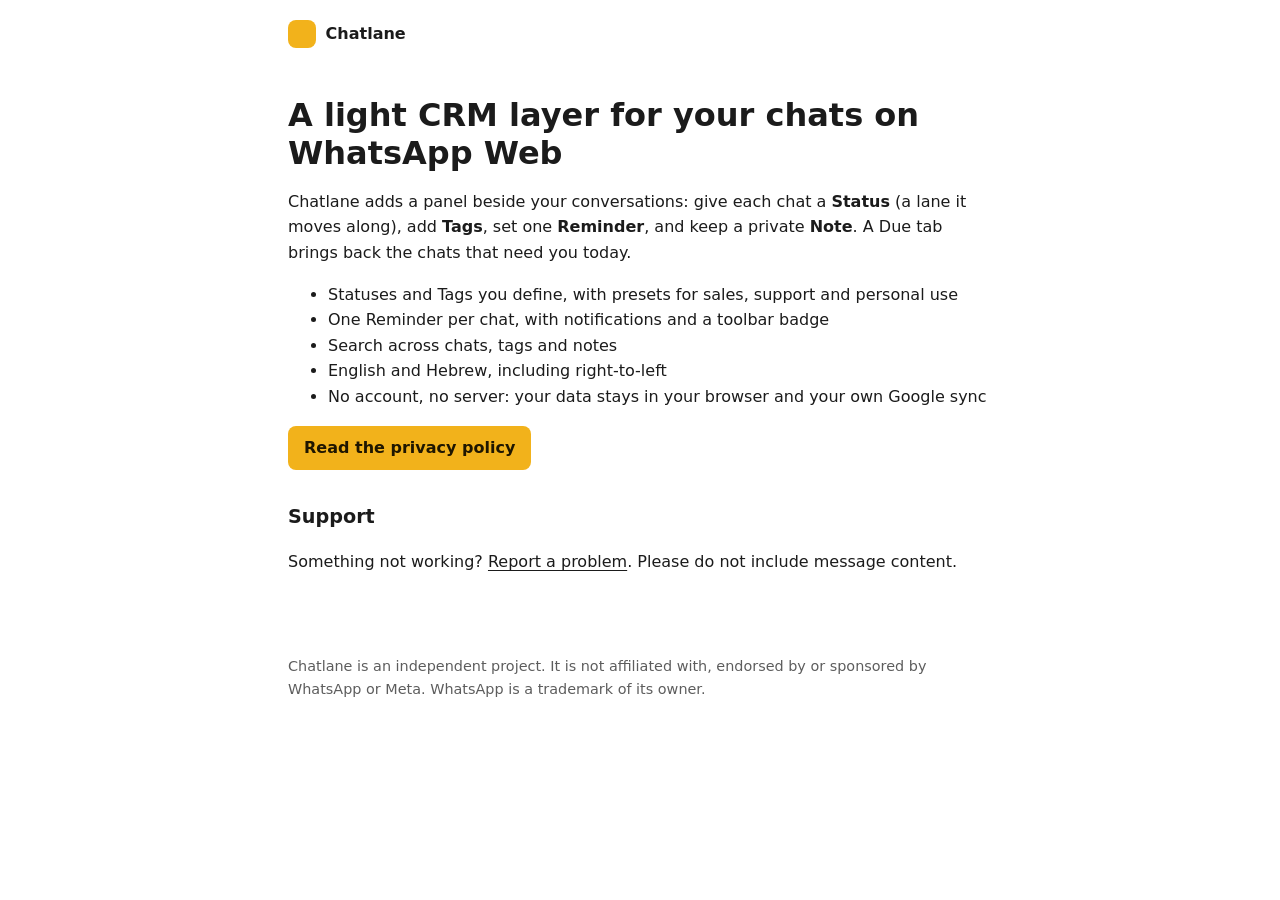
<file: index.html>
<!doctype html>
<html lang="en">
<head>
<meta charset="utf-8">
<meta name="viewport" content="width=device-width,initial-scale=1">
<title>Chatlane</title>
<meta name="description" content="Statuses, Tags, Reminders and Notes for your chats on WhatsApp Web. No account, no server.">
<link rel="stylesheet" href="style.css">
</head>
<body>
<header class="site"><span class="mark" aria-hidden="true"></span><a href="./">Chatlane</a></header>
<main>
<h1>A light CRM layer for your chats on WhatsApp Web</h1>
<p>Chatlane adds a panel beside your conversations: give each chat a <strong>Status</strong> (a lane it moves along), add <strong>Tags</strong>, set one <strong>Reminder</strong>, and keep a private <strong>Note</strong>. A Due tab brings back the chats that need you today.</p>
<ul>
<li>Statuses and Tags you define, with presets for sales, support and personal use</li>
<li>One Reminder per chat, with notifications and a toolbar badge</li>
<li>Search across chats, tags and notes</li>
<li>English and Hebrew, including right-to-left</li>
<li>No account, no server: your data stays in your browser and your own Google sync</li>
</ul>
<p><a class="button" href="privacy.html">Read the privacy policy</a></p>
<h2>Support</h2>
<p>Something not working? <a href="https://github.com/nivnoiman/chatlane-site/issues/new?template=adapter-failure.yml">Report a problem</a>. Please do not include message content.</p>
</main>
<footer>Chatlane is an independent project. It is not affiliated with, endorsed by or sponsored by WhatsApp or Meta. WhatsApp is a trademark of its owner.</footer>
</body>
</html>
</file>
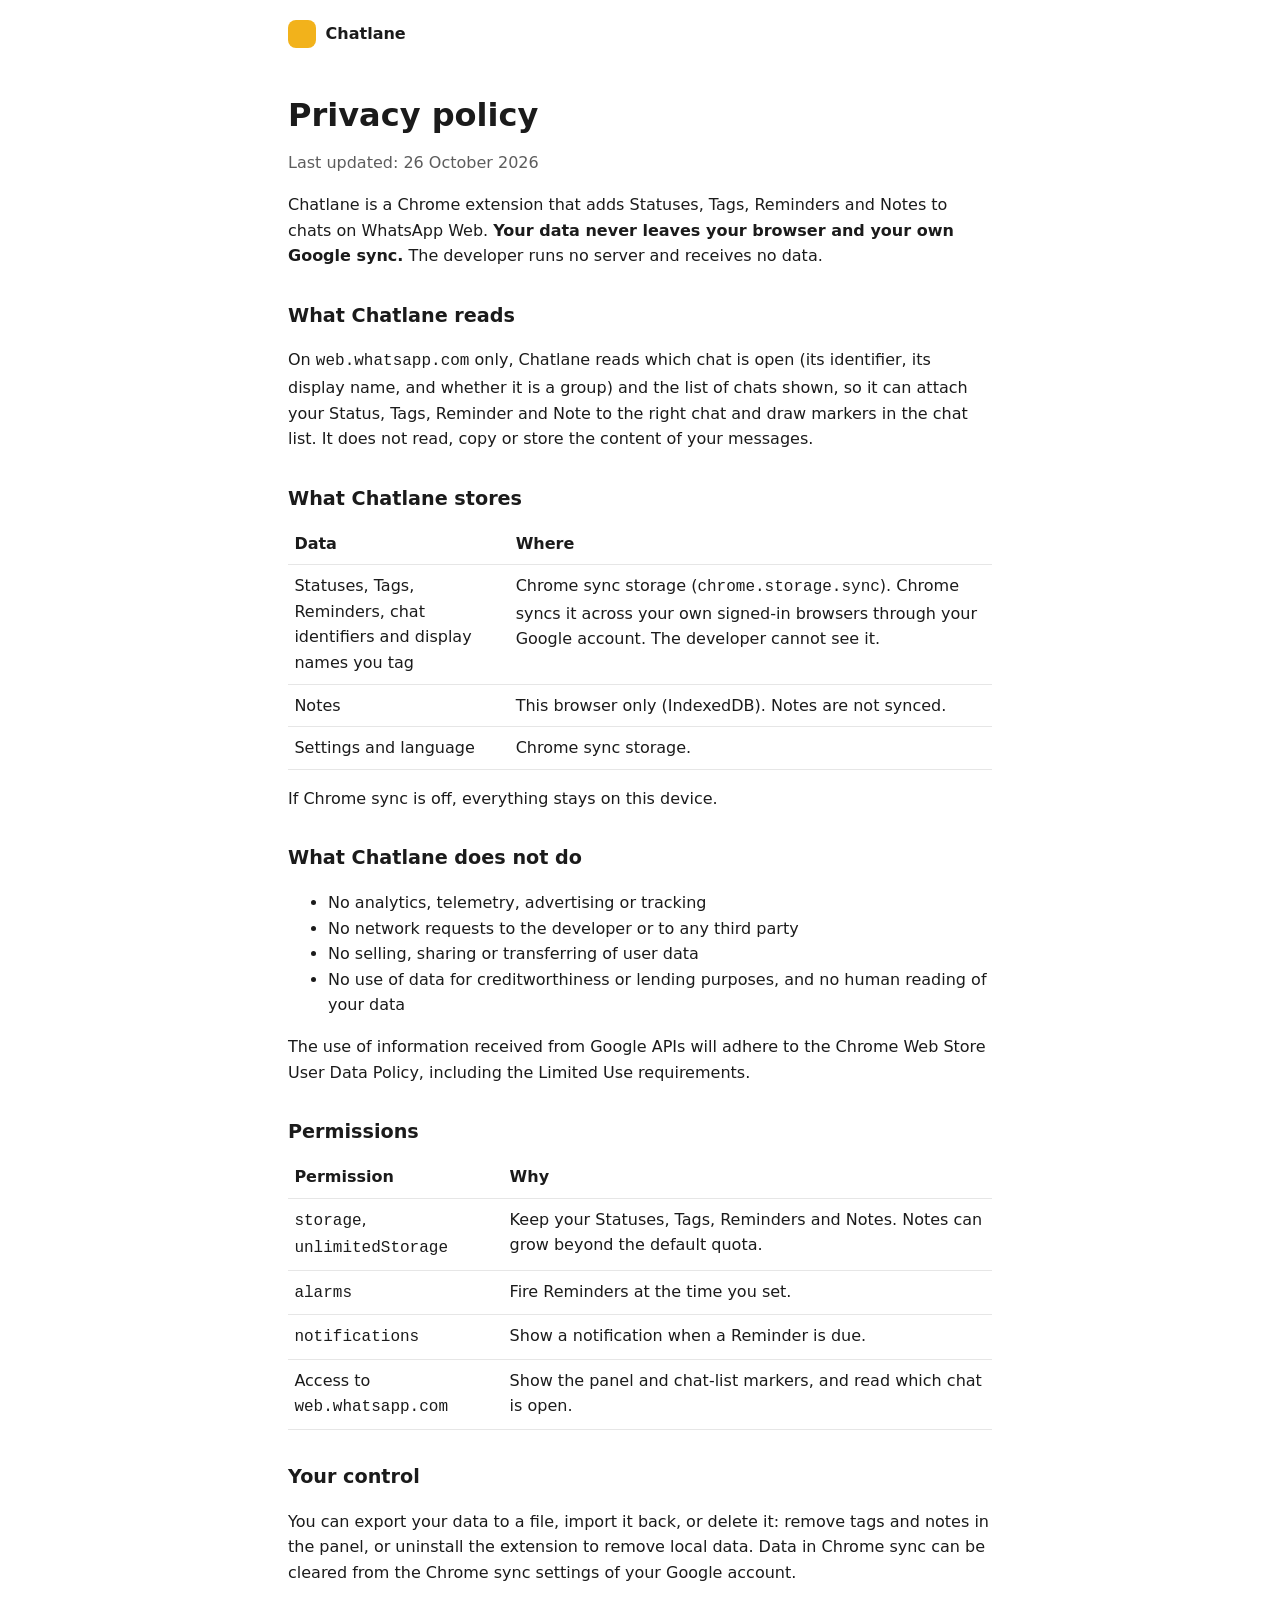
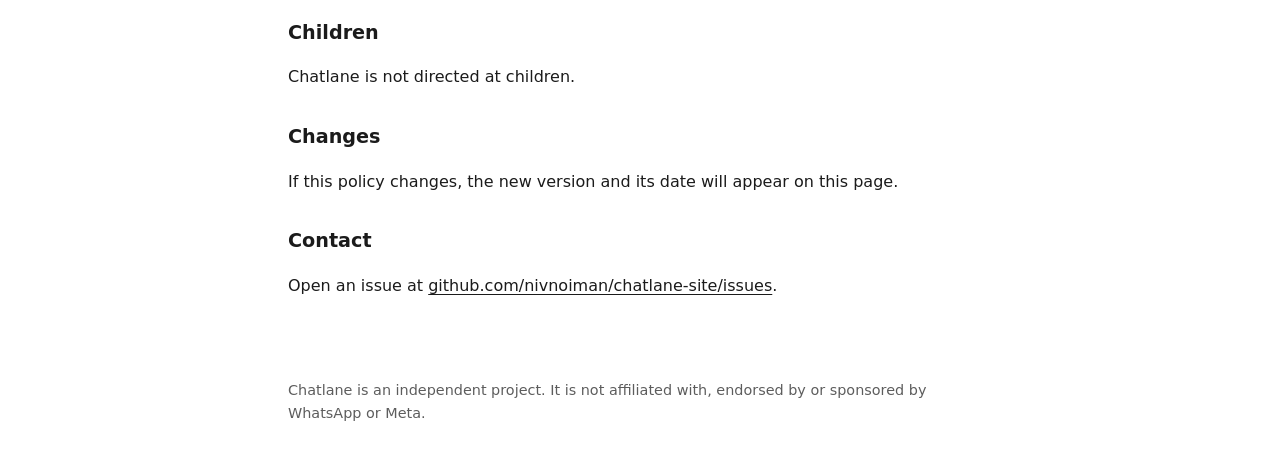
<file: privacy.html>
<!doctype html>
<html lang="en">
<head>
<meta charset="utf-8">
<meta name="viewport" content="width=device-width,initial-scale=1">
<title>Chatlane privacy policy</title>
<link rel="stylesheet" href="style.css">
</head>
<body>
<header class="site"><span class="mark" aria-hidden="true"></span><a href="./">Chatlane</a></header>
<main>
<h1>Privacy policy</h1>
<p class="muted">Last updated: 26 October 2026</p>
<p>Chatlane is a Chrome extension that adds Statuses, Tags, Reminders and Notes to chats on WhatsApp Web. <strong>Your data never leaves your browser and your own Google sync.</strong> The developer runs no server and receives no data.</p>

<h2>What Chatlane reads</h2>
<p>On <code>web.whatsapp.com</code> only, Chatlane reads which chat is open (its identifier, its display name, and whether it is a group) and the list of chats shown, so it can attach your Status, Tags, Reminder and Note to the right chat and draw markers in the chat list. It does not read, copy or store the content of your messages.</p>

<h2>What Chatlane stores</h2>
<table>
<tr><th>Data</th><th>Where</th></tr>
<tr><td>Statuses, Tags, Reminders, chat identifiers and display names you tag</td><td>Chrome sync storage (<code>chrome.storage.sync</code>). Chrome syncs it across your own signed-in browsers through your Google account. The developer cannot see it.</td></tr>
<tr><td>Notes</td><td>This browser only (IndexedDB). Notes are not synced.</td></tr>
<tr><td>Settings and language</td><td>Chrome sync storage.</td></tr>
</table>
<p>If Chrome sync is off, everything stays on this device.</p>

<h2>What Chatlane does not do</h2>
<ul>
<li>No analytics, telemetry, advertising or tracking</li>
<li>No network requests to the developer or to any third party</li>
<li>No selling, sharing or transferring of user data</li>
<li>No use of data for creditworthiness or lending purposes, and no human reading of your data</li>
</ul>
<p>The use of information received from Google APIs will adhere to the Chrome Web Store User Data Policy, including the Limited Use requirements.</p>

<h2>Permissions</h2>
<table>
<tr><th>Permission</th><th>Why</th></tr>
<tr><td><code>storage</code>, <code>unlimitedStorage</code></td><td>Keep your Statuses, Tags, Reminders and Notes. Notes can grow beyond the default quota.</td></tr>
<tr><td><code>alarms</code></td><td>Fire Reminders at the time you set.</td></tr>
<tr><td><code>notifications</code></td><td>Show a notification when a Reminder is due.</td></tr>
<tr><td>Access to <code>web.whatsapp.com</code></td><td>Show the panel and chat-list markers, and read which chat is open.</td></tr>
</table>

<h2>Your control</h2>
<p>You can export your data to a file, import it back, or delete it: remove tags and notes in the panel, or uninstall the extension to remove local data. Data in Chrome sync can be cleared from the Chrome sync settings of your Google account.</p>

<h2>Children</h2>
<p>Chatlane is not directed at children.</p>

<h2>Changes</h2>
<p>If this policy changes, the new version and its date will appear on this page.</p>

<h2>Contact</h2>
<p>Open an issue at <a href="https://github.com/nivnoiman/chatlane-site/issues">github.com/nivnoiman/chatlane-site/issues</a>.</p>
</main>
<footer>Chatlane is an independent project. It is not affiliated with, endorsed by or sponsored by WhatsApp or Meta.</footer>
</body>
</html>
</file>
<file: style.css>
:root{--amber:#f2b21b;--ink:#1f1600;--bg:#fff;--fg:#1b1b1b;--muted:#5d5d5d;--line:#e6e6e6}
@media (prefers-color-scheme:dark){:root{--bg:#111b21;--fg:#e9edef;--muted:#9aa5ab;--line:#2a3942}}
*{box-sizing:border-box}
body{margin:0;background:var(--bg);color:var(--fg);font:16px/1.6 system-ui,-apple-system,"Segoe UI",Roboto,sans-serif}
main{max-width:46rem;margin:0 auto;padding:2.5rem 1rem 4rem}
header.site{display:flex;align-items:center;gap:.6rem;max-width:46rem;margin:0 auto;padding:1.25rem 1rem 0}
header.site a{color:var(--fg);text-decoration:none;font-weight:700}
.mark{width:28px;height:28px;border-radius:8px;background:var(--amber);display:inline-block}
h1{font-size:2rem;line-height:1.2;margin:.5rem 0 1rem}
h2{font-size:1.2rem;margin:2rem 0 .5rem}
.muted{color:var(--muted)}
a{color:inherit;text-underline-offset:3px}
.button{display:inline-block;background:var(--amber);color:var(--ink);padding:.6rem 1rem;border-radius:8px;text-decoration:none;font-weight:600}
table{border-collapse:collapse;width:100%}
td,th{border-bottom:1px solid var(--line);padding:.5rem .4rem;text-align:start;vertical-align:top}
footer{max-width:46rem;margin:0 auto;padding:0 1rem 3rem;color:var(--muted);font-size:.9rem}
</file>
